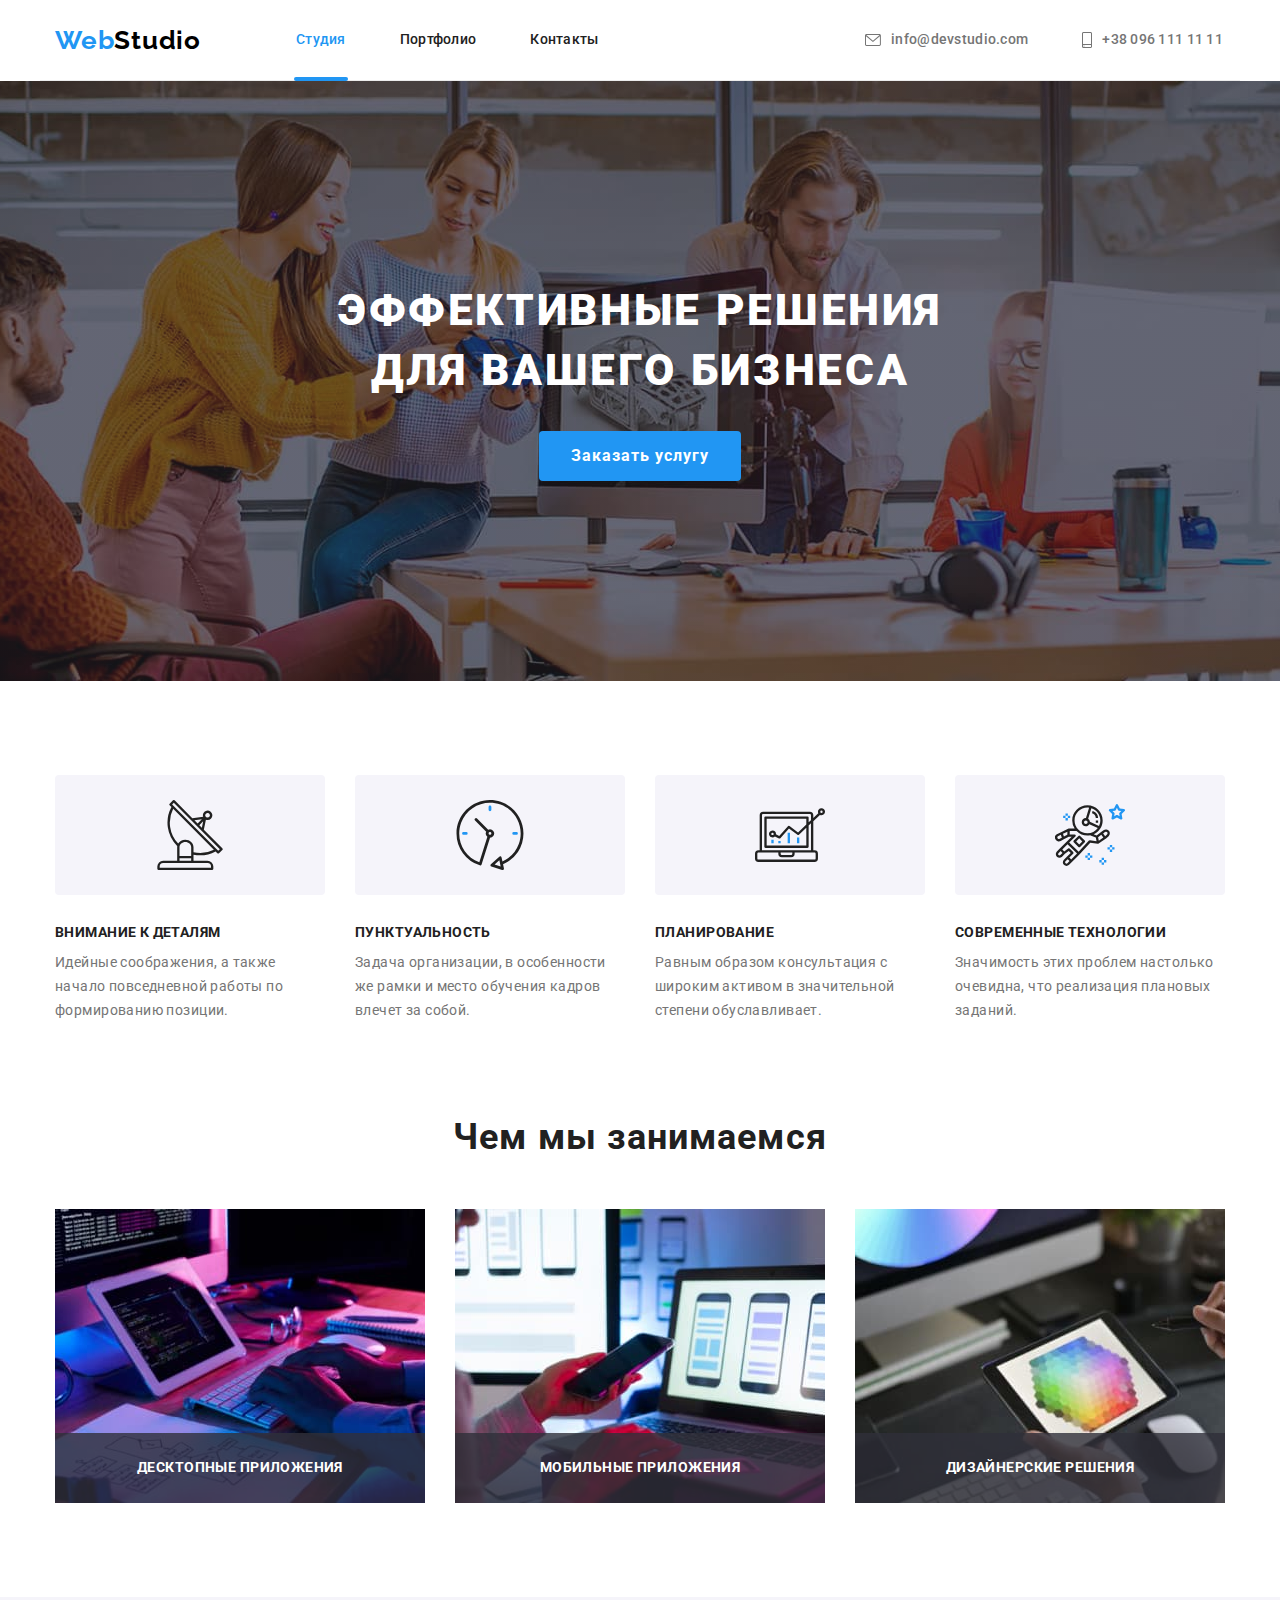
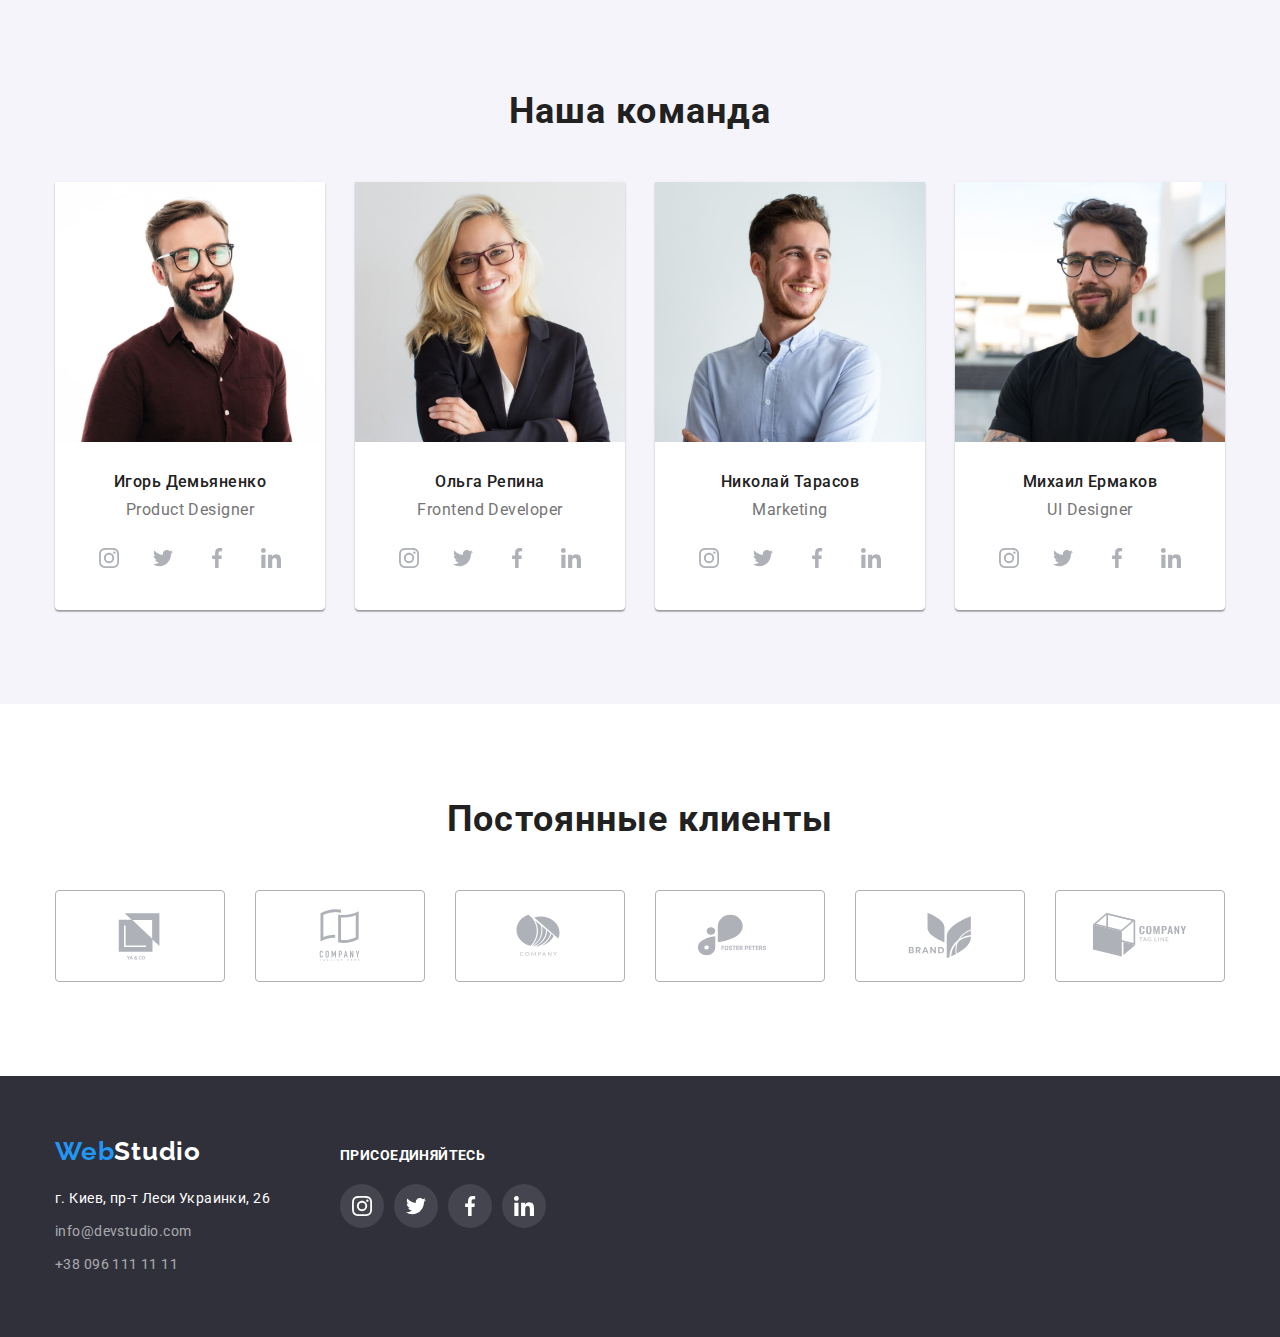
<file: index.html>
<!DOCTYPE html>
<html lang="ru">
  <head>
    <meta charset="UTF-8" />
    <meta http-equiv="X-UA-Compatible" content="IE=edge" />
    <meta name="viewport" content="width=device-width, initial-scale=1.0" />
    <title>Cтудия</title>
    <link
      rel="stylesheet"
      href="https://cdnjs.cloudflare.com/ajax/libs/modern-normalize/1.1.0/modern-normalize.min.css"
      integrity="sha512-wpPYUAdjBVSE4KJnH1VR1HeZfpl1ub8YT/NKx4PuQ5NmX2tKuGu6U/JRp5y+Y8XG2tV+wKQpNHVUX03MfMFn9Q=="
      crossorigin="anonymous"
      referrerpolicy="no-referrer"
    />
    <link rel="preconnect" href="https://fonts.googleapis.com" />
    <link rel="preconnect" href="https://fonts.gstatic.com" crossorigin />
    <link
      href="https://fonts.googleapis.com/css2?family=Raleway:wght@700&family=Roboto:wght@400;500;700;900&display=swap"
      rel="stylesheet"
    />
    <link
      rel="stylesheet"
      href="https://cdnjs.cloudflare.com/ajax/libs/modern-normalize/1.1.0/modern-normalize.min.css"
    />
    <link rel="stylesheet" href="./css/styles.css" />
  </head>

  <body>
    <!--шапка-->
    <header class="header">
      <div class="header-page container">
        <nav class="header-nav">
          <a lang="en" href="./index.html" class="header-logo"
            ><span lang="en" class="current">Web</span>Studio</a
          >
          <ul class="header-list list">
            <li class="header-item">
              <a href="./index.html" class="header-link current link">Студия</a>
            </li>
            <li class="header-item">
              <a href="./portfolio.html " class="header-link link">Портфолио</a>
            </li>
            <li class="header-item">
              <a href="./index.html" class="header-link link">Контакты</a>
            </li>
          </ul>
        </nav>

        <ul class="header-contacs list">
          <li class="header-contacs-item">
            <a lang="en" href="mailto:info@devstudio.com" class="header-mail link">
              <svg class="header-contacs-icon" width="16" height="12">
                <use href="./images/icons.svg#icon-envelope"></use>
              </svg>
              info@devstudio.com</a
            >
          </li>
          <li class="header-contacs-item">
            <a href="tel:+380961111111" class="header-tel link">
              <svg class="header-contacs-icon" width="10" height="16">
                <use href="./images/icons.svg#icon-smartphone"></use>
              </svg>
              +38 096 111 11 11</a
            >
          </li>
        </ul>
      </div>
    </header>

    <!--основное (уникалное) содержание-->

    <main>
      <section class="hero">
        <div class="container">
          <h1 class="hero-title">Эффективные решения для вашего бизнеса</h1>
          <button type="button" class="button hero-primery link" data-modal-open>
            Заказать услугу
          </button>
        </div>
      </section>

      <section class="feature section">
        <div class="container">
          <h2 class="visually-hidden">Feature</h2>

          <ul class="feature-list list">
            <li class="feature-item">
              <div class="feature-icon">
                <svg class="feature-quality-icon" width="70" height="70">
                  <use href="./images/icons.svg#icon-antenna"></use>
                </svg>
              </div>

              <h3 class="feature-title">Внимание к деталям</h3>
              <p class="feature-text">
                Идейные соображения, а также начало повседневной работы по формированию позиции.
              </p>
            </li>

            <li class="feature-item">
              <div class="feature-icon">
                <svg class="feature-quality-icon" width="70" height="70">
                  <use href="./images/icons.svg#icon-clock"></use>
                </svg>
              </div>

              <h3 class="feature-title">Пунктуальность</h3>
              <p class="feature-text">
                Задача организации, в особенности же рамки и место обучения кадров влечет за собой.
              </p>
            </li>

            <li class="feature-item">
              <div class="feature-icon">
                <svg class="feature-quality-icon" width="70" height="70">
                  <use href="./images/icons.svg#icon-diagram"></use>
                </svg>
              </div>

              <h3 class="feature-title">Планирование</h3>
              <p class="feature-text">
                Равным образом консультация с широким активом в значительной степени обуславливает.
              </p>
            </li>

            <li class="feature-item">
              <div class="feature-icon">
                <svg class="feature-quality-icon" width="70" height="70">
                  <use href="./images/icons.svg#icon-astronaut"></use>
                </svg>
              </div>

              <h3 class="feature-title">Современные технологии</h3>
              <p class="feature-text">
                Значимость этих проблем настолько очевидна, что реализация плановых заданий.
              </p>
            </li>
          </ul>
        </div>
      </section>

      <section class="about section">
        <div class="container">
          <h2 class="about-title">Чем мы занимаемся</h2>
          <ul class="about-list list">
            <li class="about-item">
              <div class="about-wrap">
                <img
                  class="about-img"
                  src="./images/box1.jpg"
                  alt="рабочий процесс"
                  width="370"
                  height="294"
                />
                <p class="about-text">Десктопные приложения</p>
              </div>
            </li>
            <li class="about-item">
              <div class="about-wrap">
                <img
                  class="about-img"
                  src="./images/box2.jpg"
                  alt="рабочий процесс"
                  width="370"
                  height="294"
                />
                <p class="about-text">Мобильные приложения</p>
              </div>
            </li>
            <li class="about-item">
              <div class="about-wrap">
                <img
                  class="about-img"
                  src="./images/box3.jpg"
                  alt="рабочий процесс"
                  width="370"
                  height="294"
                />
                <p class="about-text">Дизайнерские решения</p>
              </div>
            </li>
          </ul>
        </div>
      </section>

      <section class="command section">
        <div class="container">
          <h2 class="command-title">Наша команда</h2>
          <ul class="command-list list">
            <li class="command-item">
              <img src="./images/demyanenko.jpg" alt="Игорь Демьяненко" width="270" height="260" />
              <div class="command-wrap">
                <h3 class="command-after-title">Игорь Демьяненко</h3>
                <p lang="en" class="command-text">Product Designer</p>

                <ul class="command-soc list">
                  <li class="command-soc-item">
                    <a href="#" class="command-soc-link link">
                      <svg class="command-soc-icon" width="20" height="20">
                        <use href="./images/icons.svg#icon-instagram"></use>
                      </svg>
                    </a>
                  </li>

                  <li class="command-soc-item">
                    <a href="#" class="command-soc-link link">
                      <svg class="command-soc-icon" width="20" height="20">
                        <use href="./images/icons.svg#icon-twitter"></use>
                      </svg>
                    </a>
                  </li>

                  <li class="command-soc-item">
                    <a href="#" class="command-soc-link link">
                      <svg class="command-soc-icon" width="20" height="20">
                        <use href="./images/icons.svg#icon-facebook"></use>
                      </svg>
                    </a>
                  </li>

                  <li class="command-soc-item">
                    <a href="#" class="command-soc-link link">
                      <svg class="command-soc-icon" width="20" height="20">
                        <use href="./images/icons.svg#icon-linkedin"></use>
                      </svg>
                    </a>
                  </li>
                </ul>
              </div>
            </li>

            <li class="command-item">
              <img src="./images/repina.jpg" alt="Ольга Репина" width="270" height="260" />
              <div class="command-wrap">
                <h3 class="command-after-title">Ольга Репина</h3>
                <p lang="en" class="command-text">Frontend Developer</p>

                <ul class="command-soc list">
                  <li class="command-soc-item">
                    <a href="#" class="command-soc-link link">
                      <svg class="command-soc-icon" width="20" height="20">
                        <use href="./images/icons.svg#icon-instagram"></use>
                      </svg>
                    </a>
                  </li>

                  <li class="command-soc-item">
                    <a href="#" class="command-soc-link link">
                      <svg class="command-soc-icon" width="20" height="20">
                        <use href="./images/icons.svg#icon-twitter"></use>
                      </svg>
                    </a>
                  </li>

                  <li class="command-soc-item">
                    <a href="#" class="command-soc-link link">
                      <svg class="command-soc-icon" width="20" height="20">
                        <use href="./images/icons.svg#icon-facebook"></use>
                      </svg>
                    </a>
                  </li>

                  <li class="command-soc-item">
                    <a href="#" class="command-soc-link link">
                      <svg class="command-soc-icon" width="20" height="20">
                        <use href="./images/icons.svg#icon-linkedin"></use>
                      </svg>
                    </a>
                  </li>
                </ul>
              </div>
            </li>
            <li class="command-item">
              <img src="./images/tarasov.jpg" alt="Николай Тарасов" width="270" height="260" />
              <div class="command-wrap">
                <h3 class="command-after-title">Николай Тарасов</h3>
                <p lang="en" class="command-text">Marketing</p>

                <ul class="command-soc list">
                  <li class="command-soc-item">
                    <a href="#" class="command-soc-link link">
                      <svg class="command-soc-icon" width="20" height="20">
                        <use href="./images/icons.svg#icon-instagram"></use>
                      </svg>
                    </a>
                  </li>

                  <li class="command-soc-item">
                    <a href="#" class="command-soc-link link">
                      <svg class="command-soc-icon" width="20" height="20">
                        <use href="./images/icons.svg#icon-twitter"></use>
                      </svg>
                    </a>
                  </li>

                  <li class="command-soc-item">
                    <a href="#" class="command-soc-link link">
                      <svg class="command-soc-icon" width="20" height="20">
                        <use href="./images/icons.svg#icon-facebook"></use>
                      </svg>
                    </a>
                  </li>

                  <li class="command-soc-item">
                    <a href="#" class="command-soc-link link">
                      <svg class="command-soc-icon" width="20" height="20">
                        <use href="./images/icons.svg#icon-linkedin"></use>
                      </svg>
                    </a>
                  </li>
                </ul>
              </div>
            </li>

            <li class="command-item">
              <img src="./images/ermakov.jpg" alt="Михаил Ермаков" width="270" height="260" />
              <div class="command-wrap">
                <h3 class="command-after-title">Михаил Ермаков</h3>
                <p lang="en" class="command-text">UI Designer</p>

                <ul class="command-soc list">
                  <li class="command-soc-item">
                    <a href="#" class="command-soc-link link">
                      <svg class="command-soc-icon" width="20" height="20">
                        <use href="./images/icons.svg#icon-instagram"></use>
                      </svg>
                    </a>
                  </li>

                  <li class="command-soc-item">
                    <a href="#" class="command-soc-link link">
                      <svg class="command-soc-icon" width="20" height="20">
                        <use href="./images/icons.svg#icon-twitter"></use>
                      </svg>
                    </a>
                  </li>

                  <li class="command-soc-item">
                    <a href="#" class="command-soc-link link">
                      <svg class="command-soc-icon" width="20" height="20">
                        <use href="./images/icons.svg#icon-facebook"></use>
                      </svg>
                    </a>
                  </li>

                  <li class="command-soc-item">
                    <a href="#" class="command-soc-link link">
                      <svg class="command-soc-icon" width="20" height="20">
                        <use href="./images/icons.svg#icon-linkedin"></use>
                      </svg>
                    </a>
                  </li>
                </ul>
              </div>
            </li>
          </ul>
        </div>
      </section>

      <section class="сlients section">
        <div class="container">
          <h2 class="сlients-title">Постоянные клиенты</h2>
          <ul class="сlients-list list">
            <li class="сlients-item">
              <a href="#" class="clients-link link">
                <svg class="clients-icon" width="106" height="60">
                  <use href="./images/icons.svg#icon-logo1"></use>
                </svg>
              </a>
            </li>

            <li class="сlients-item">
              <a href="#" class="clients-link link">
                <svg class="clients-icon" width="106" height="60">
                  <use href="./images/icons.svg#icon-logo2"></use>
                </svg>
              </a>
            </li>

            <li class="сlients-item">
              <a href="#" class="clients-link link">
                <svg class="clients-icon" width="106" height="60">
                  <use href="./images/icons.svg#icon-logo3"></use>
                </svg>
              </a>
            </li>

            <li class="сlients-item">
              <a href="#" class="clients-link link">
                <svg class="clients-icon" width="106" height="60">
                  <use href="./images/icons.svg#icon-logo4"></use>
                </svg>
              </a>
            </li>

            <li class="сlients-item">
              <a href="#" class="clients-link link">
                <svg class="clients-icon" width="106" height="60">
                  <use href="./images/icons.svg#icon-logo5"></use>
                </svg>
              </a>
            </li>

            <li class="сlients-item">
              <a href="#" class="clients-link link">
                <svg class="clients-icon" width="106" height="60">
                  <use href="./images/icons.svg#icon-logo6"></use>
                </svg>
              </a>
            </li>
          </ul>
        </div>
      </section>
    </main>

    <!--подвал-->
    <footer class="footer">
      <div class="footer-container container">
        <div class="footer-box-first">
          <a lang="en" href="#" class="footer-logo"
            ><span lang="en" class="current">Web</span>Studio</a
          >
          <address class="footer-address">
            <ul class="footer-list list">
              <li class="footer-item">
                <a
                  href="https://goo.gl/maps/ZX4bR6mTC4rTTTyX7"
                  target="_blank"
                  rel="noopener nofollow noreferrer"
                  class="footer-map aside link"
                  >г. Киев, пр-т Леси Украинки, 26</a
                >
              </li>
              <li class="footer-item">
                <a lang="en" href="mailto:info@devstudio.com" class="footer-mail aside link"
                  >info@devstudio.com</a
                >
              </li>
              <li class="footer-item">
                <a href="tel:+380961111111" class="footer-tel aside link">+38 096 111 11 11</a>
              </li>
            </ul>
          </address>
        </div>

        <div class="footer-box-second">
          <p class="footer-text">присоединяйтесь</p>

          <ul class="footer-soc list">
            <li class="footer-soc-item">
              <a href="#" class="footer-soc-link link">
                <svg class="footer-soc-icon" width="20" height="20">
                  <use href="./images/icons.svg#icon-instagram"></use>
                </svg>
              </a>
            </li>

            <li class="footer-soc-item">
              <a href="#" class="footer-soc-link link">
                <svg class="footer-soc-icon" width="20" height="20">
                  <use href="./images/icons.svg#icon-twitter"></use>
                </svg>
              </a>
            </li>

            <li class="footer-soc-item">
              <a href="#" class="footer-soc-link link">
                <svg class="footer-soc-icon" width="20" height="20">
                  <use href="./images/icons.svg#icon-facebook"></use>
                </svg>
              </a>
            </li>

            <li class="footer-soc-item">
              <a href="#" class="footer-soc-link link">
                <svg class="footer-soc-icon" width="20" height="20">
                  <use href="./images/icons.svg#icon-linkedin"></use>
                </svg>
              </a>
            </li>
          </ul>
        </div>
      </div>
    </footer>
    <div class="backdrop is-hidden" data-modal>
      <div class="modal">
        <button type="button" class="modal-close" data-modal-close>
          <svg class="backdrop-icon" width="18" height="18">
            <use href="./images/icons.svg#icon-close"></use>
          </svg>
        </button>
      </div>
    </div>

    <script src="./js/modal.js"></script>
  </body>
</html>
</file>
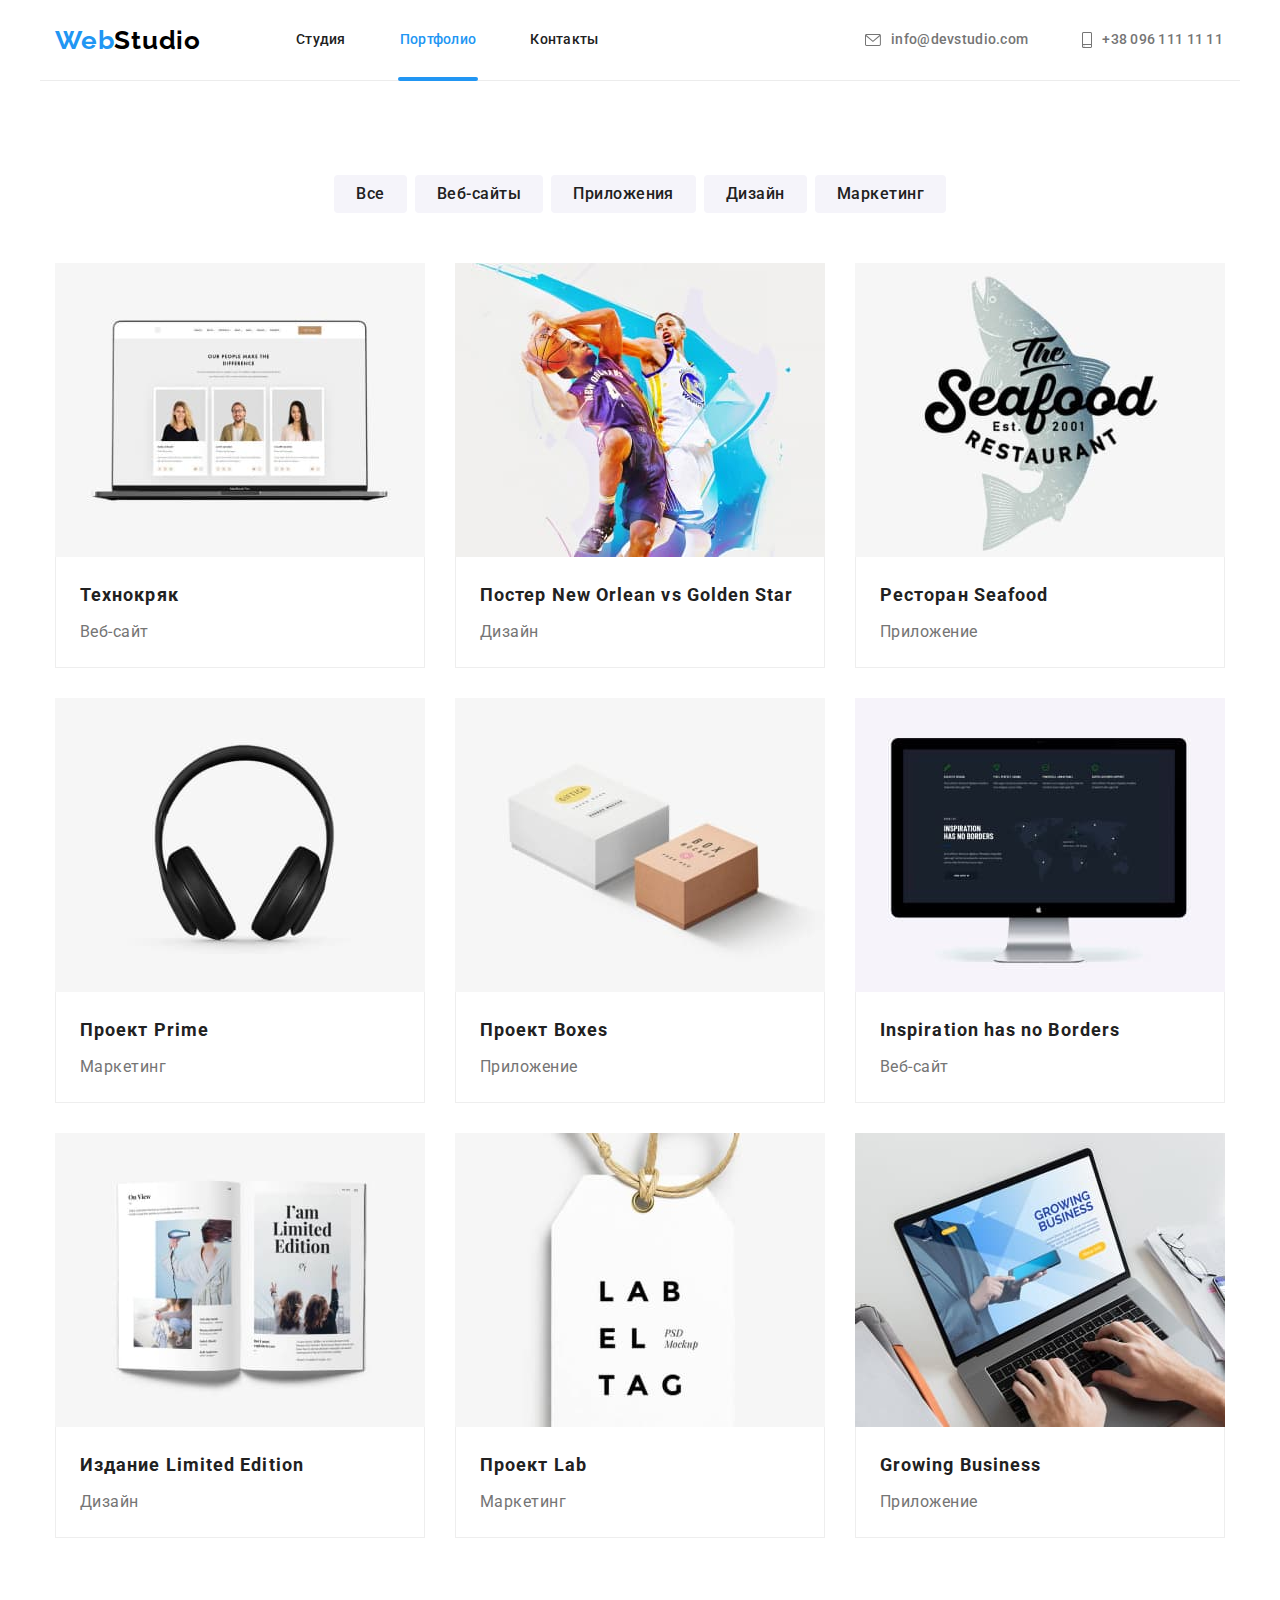
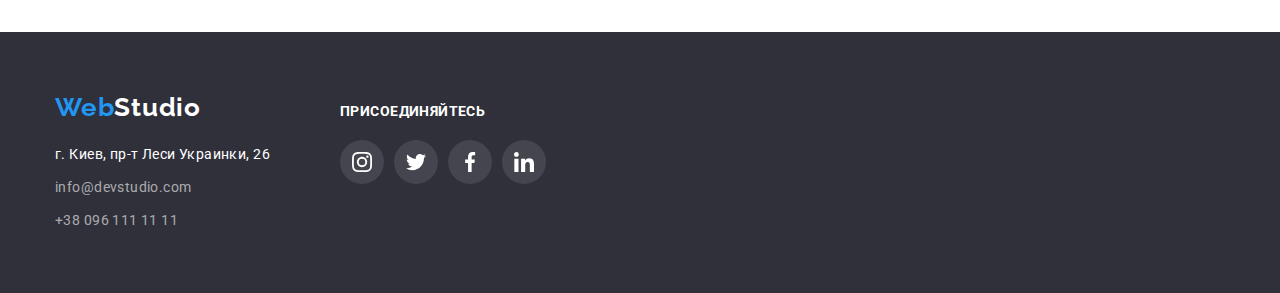
<file: portfolio.html>
<!DOCTYPE html>
<html lang="ru">
  <head>
    <meta charset="UTF-8" />
    <meta http-equiv="X-UA-Compatible" content="IE=edge" />
    <meta name="viewport" content="width=device-width, initial-scale=1.0" />
    <title>Cтудия</title>
    <link
      rel="stylesheet"
      href="https://cdnjs.cloudflare.com/ajax/libs/modern-normalize/1.1.0/modern-normalize.min.css"
      integrity="sha512-wpPYUAdjBVSE4KJnH1VR1HeZfpl1ub8YT/NKx4PuQ5NmX2tKuGu6U/JRp5y+Y8XG2tV+wKQpNHVUX03MfMFn9Q=="
      crossorigin="anonymous"
      referrerpolicy="no-referrer"
    />
    <link rel="preconnect" href="https://fonts.googleapis.com" />
    <link rel="preconnect" href="https://fonts.gstatic.com" crossorigin />
    <link
      href="https://fonts.googleapis.com/css2?family=Raleway:wght@700&family=Roboto:wght@400;500;700;900&display=swap"
      rel="stylesheet"
    />
    <link
      rel="stylesheet"
      href="https://cdnjs.cloudflare.com/ajax/libs/modern-normalize/1.1.0/modern-normalize.min.css"
    />
    <link rel="stylesheet" href="./css/styles.css" />
  </head>

  <body>
    <!--шапка-->
    <header class="header">
      <div class="header-page container">
        <nav class="header-nav">
          <a lang="en" href="./index.html" class="header-logo"
            ><span lang="en" class="current">Web</span>Studio</a
          >
          <ul class="header-list list">
            <li class="header-item">
              <a href="./index.html" class="header-link link">Студия</a>
            </li>
            <li class="header-item">
              <a href="./portfolio.html " class="header-link current link">Портфолио</a>
            </li>
            <li class="header-item">
              <a href="./index.html" class="header-link link">Контакты</a>
            </li>
          </ul>
        </nav>

        <ul class="header-contacs list">
          <li class="header-contacs-item">
            <a lang="en" href="mailto:info@devstudio.com" class="header-mail link">
              <svg class="header-contacs-icon" width="16" height="12">
                <use href="./images/icons.svg#icon-envelope"></use>
              </svg>
              info@devstudio.com</a
            >
          </li>
          <li class="header-contacs-item">
            <a href="tel:+380961111111" class="header-tel link">
              <svg class="header-contacs-icon" width="10" height="16">
                <use href="./images/icons.svg#icon-smartphone"></use>
              </svg>
              +38 096 111 11 11</a
            >
          </li>
        </ul>
      </div>
    </header>

    <!--основное (уникалное) содержание-->

    <main>
      <section class="projects section">
        <div class="container">
          <h1 class="visually-hidden">Работы</h1>
          <ul class="projects-list list">
            <li class="projects-item">
              <button type="button" class="button projects-primery link">Все</button>
            </li>
            <li>
              <button type="button" class="button projects-secondary link">Веб-сайты</button>
            </li>
            <li>
              <button type="button" class="button projects-secondary link">Приложения</button>
            </li>
            <li>
              <button type="button" class="button projects-secondary link">Дизайн</button>
            </li>
            <li>
              <button type="button" class="button projects-secondary link">Маркетинг</button>
            </li>
          </ul>

          <ul class="work-list list">
            <li class="work-item">
              <a href="#" class="work-gallery-link link">
                <div class="work-top-wrap">
                  <img
                    src="./images/veb-site1.jpg"
                    alt="Веб-сайт на экране ноутбука"
                    width="370"
                    height="294"
                    class="work-img"
                  />
                  <p class="work-top-text">
                    Ресурс предлагает комплексные предложения с разным уровнем функционала и
                    сервисов. Все это позволит посетителю получить исчерпывающие сведения о компании
                    или частном лице.
                  </p>
                </div>

                <div class="work-wrap">
                  <h2 class="work-title">Технокряк</h2>
                  <p class="work-text">Веб-сайт</p>
                </div>
              </a>
            </li>
            <li class="work-item">
              <a href="#" class="work-gallery-link link">
                <div class="work-top-wrap">
                  <img
                    src="./images/design1.jpg"
                    alt="Постер с двумя баскетболистами"
                    width="370"
                    height="294"
                    class="work-img"
                  />
                  <p class="work-top-text">
                    Ресурс предлагает комплексные предложения с разным уровнем функционала и
                    сервисов. Все это позволит посетителю получить исчерпывающие сведения о компании
                    или частном лице.
                  </p>
                </div>

                <div class="work-wrap">
                  <h2 class="work-title">
                    Постер <span lang="en">New Orlean vs Golden Star</span>
                  </h2>
                  <p class="work-text">Дизайн</p>
                </div>
              </a>
            </li>

            <li class="work-item">
              <a href="#" class="work-gallery-link link">
                <div class="work-top-wrap">
                  <img
                    src="./images/application1.jpg"
                    alt="Логотип ресторана"
                    width="370"
                    height="294"
                    class="work-img"
                  />
                  <p class="work-top-text">
                    Ресурс предлагает комплексные предложения с разным уровнем функционала и
                    сервисов. Все это позволит посетителю получить исчерпывающие сведения о компании
                    или частном лице.
                  </p>
                </div>

                <div class="work-wrap">
                  <h2 class="work-title">Ресторан <span lang="en">Seafood</span></h2>
                  <p class="work-text">Приложение</p>
                </div>
              </a>
            </li>

            <li class="work-item">
              <a href="#" class="work-gallery-link link">
                <div class="work-top-wrap">
                  <img
                    src="./images/marketing1.jpg"
                    alt="Беспроводные наушники"
                    width="370"
                    height="294"
                    class="work-img"
                  />
                  <p class="work-top-text">
                    Ресурс предлагает комплексные предложения с разным уровнем функционала и
                    сервисов. Все это позволит посетителю получить исчерпывающие сведения о компании
                    или частном лице.
                  </p>
                </div>

                <div class="work-wrap">
                  <h2 class="work-title">Проект <span lang="en">Prime</span></h2>
                  <p class="work-text">Маркетинг</p>
                </div>
              </a>
            </li>

            <li class="work-item">
              <a href="#" class="work-gallery-link link">
                <div class="work-top-wrap">
                  <img
                    src="./images/application2.jpg"
                    alt="Две коробки"
                    width="370"
                    height="294"
                    class="work-img"
                  />
                  <p class="work-top-text">
                    Ресурс предлагает комплексные предложения с разным уровнем функционала и
                    сервисов. Все это позволит посетителю получить исчерпывающие сведения о компании
                    или частном лице.
                  </p>
                </div>

                <div class="work-wrap">
                  <h2 class="work-title">Проект <span lang="en">Boxes</span></h2>
                  <p class="work-text">Приложение</p>
                </div>
              </a>
            </li>

            <li class="work-item">
              <a href="#" class="work-gallery-link link">
                <div class="work-top-wrap">
                  <img
                    src="./images/veb-site2.jpg"
                    alt="Монитор компьютера"
                    width="370"
                    height="294"
                    class="work-img"
                  />
                  <p class="work-top-text">
                    Ресурс предлагает комплексные предложения с разным уровнем функционала и
                    сервисов. Все это позволит посетителю получить исчерпывающие сведения о компании
                    или частном лице.
                  </p>
                </div>

                <div class="work-wrap">
                  <h2 class="work-title" lang="en">Inspiration has no Borders</h2>
                  <p class="work-text">Веб-сайт</p>
                </div>
              </a>
            </li>

            <li class="work-item">
              <a href="#" class="work-gallery-link link">
                <div class="work-top-wrap">
                  <img
                    src="./images/design2.jpg"
                    alt="Открытя книга"
                    width="370"
                    height="294"
                    class="work-img"
                  />
                  <p class="work-top-text">
                    Ресурс предлагает комплексные предложения с разным уровнем функционала и
                    сервисов. Все это позволит посетителю получить исчерпывающие сведения о компании
                    или частном лице.
                  </p>
                </div>

                <div class="work-wrap">
                  <h2 class="work-title">Издание <span lang="en">Limited Edition</span></h2>
                  <p class="work-text">Дизайн</p>
                </div>
              </a>
            </li>

            <li class="work-item">
              <a href="#" class="work-gallery-link link">
                <div class="work-top-wrap">
                  <img
                    src="./images/marketing2.jpg"
                    alt="Бирка лейбла"
                    width="370"
                    height="294"
                    class="work-img"
                  />
                  <p class="work-top-text">
                    Ресурс предлагает комплексные предложения с разным уровнем функционала и
                    сервисов. Все это позволит посетителю получить исчерпывающие сведения о компании
                    или частном лице.
                  </p>
                </div>

                <div class="work-wrap">
                  <h2 class="work-title">Проект <span lang="en">Lab</span></h2>
                  <p class="work-text">Маркетинг</p>
                </div>
              </a>
            </li>

            <li class="work-item">
              <a href="#" class="work-gallery-link link">
                <div class="work-top-wrap">
                  <img
                    src="./images/application3.jpg"
                    alt="Приложение на экране ноутбука"
                    width="370"
                    height="294"
                    class="work-img"
                  />
                  <p class="work-top-text">
                    Ресурс предлагает комплексные предложения с разным уровнем функционала и
                    сервисов. Все это позволит посетителю получить исчерпывающие сведения о компании
                    или частном лице.
                  </p>
                </div>

                <div class="work-wrap">
                  <h2 class="work-title" lang="en">Growing Business</h2>
                  <p class="work-text">Приложение</p>
                </div>
              </a>
            </li>
          </ul>
        </div>
      </section>
    </main>

    <!--подвал-->
    <footer class="footer">
      <div class="footer-container container">
        <div class="footer-box-first">
          <a lang="en" href="" class="footer-logo"
            ><span lang="en" class="current">Web</span>Studio</a
          >
          <address class="footer-address">
            <ul class="footer-list list">
              <li class="footer-item">
                <a
                  href="https://goo.gl/maps/ZX4bR6mTC4rTTTyX7"
                  target="_blank"
                  rel="noopener nofollow noreferrer"
                  class="footer-map aside link"
                  >г. Киев, пр-т Леси Украинки, 26</a
                >
              </li>
              <li class="footer-item">
                <a lang="en" href="mailto:info@devstudio.com" class="footer-mail aside link"
                  >info@devstudio.com</a
                >
              </li>
              <li class="footer-item">
                <a href="tel:+380961111111" class="footer-tel aside link">+38 096 111 11 11</a>
              </li>
            </ul>
          </address>
        </div>

        <div class="footer-box-second">
          <p class="footer-text">присоединяйтесь</p>

          <ul class="footer-soc list">
            <li class="footer-soc-item">
              <a href="#" class="footer-soc-link link">
                <svg class="footer-soc-icon" width="20" height="20">
                  <use href="./images/icons.svg#icon-instagram"></use>
                </svg>
              </a>
            </li>

            <li class="footer-soc-item">
              <a href="#" class="footer-soc-link link">
                <svg class="footer-soc-icon" width="20" height="20">
                  <use href="./images/icons.svg#icon-twitter"></use>
                </svg>
              </a>
            </li>

            <li class="footer-soc-item">
              <a href="#" class="footer-soc-link link">
                <svg class="footer-soc-icon" width="20" height="20">
                  <use href="./images/icons.svg#icon-facebook"></use>
                </svg>
              </a>
            </li>

            <li class="footer-soc-item">
              <a href="#" class="footer-soc-link link">
                <svg class="footer-soc-icon" width="20" height="20">
                  <use href="./images/icons.svg#icon-linkedin"></use>
                </svg>
              </a>
            </li>
          </ul>
        </div>
      </div>
    </footer>
  </body>
</html>
</file>
<file: css/styles.css>
:root {
  --primery-text-color: #212121;
  --text-color-white: #ffffff;
  --text-color-gray: #757575;
  --secondary-text-color: rgba(255, 255, 255, 0.6);
  --accent-color: #2196f3;
  --primery-background-color: #ffffff;
  --background-color-section: #2f303a;
  --primery-background-color-btn: #f5f4fa;

  --primery-icon-background: #afb1b8;

  --background-color-overlay: rgba(33, 150, 243, 0.9);
  --background-color-backdrop: rgba(0, 0, 0, 0.2);

  --card-set-gap: 30px;
}

p,
h1,
h2,
h3,
h4,
h5,
h6 {
  margin: 0;
}

html {
  box-sizing: border-box;
}

*,
*::before,
*::after {
  box-sizing: inherit;
}

body {
  font-family: 'Roboto', sans-serif;
  background-color: var(--primery-background-color);
  color: var(--primery-text-color);
  margin: 0;
}

.container {
  width: 1200px;
  padding-left: 15px;
  padding-right: 15px;
  margin-left: auto;
  margin-right: auto;

  /* outline: 2px solid red; */
}

.section {
  padding-top: 94px;
  padding-bottom: 94px;
  /* outline: 2px solid green; */
}

.list {
  padding: 0;
  margin: 0;
  list-style: none;
}

.link {
  text-decoration: none;
}

img {
  display: block;
  max-width: 100%;
  height: auto;
}

.footer-address {
  font-style: normal;
}

.visually-hidden {
  position: absolute;
  white-space: nowrap;
  width: 1px;
  height: 1px;
  overflow: hidden;
  border: 0;
  padding: 0;
  clip: rect(0 0 0 0);
  clip-path: inset(50%);
  margin: -1px;
}

/* -----------CТУДИЯ------------ */
/* HEADER*/
/* --HEADER-NAV-- */

.header-page {
  /* padding-top: 24px;
  padding-bottom: 24px; */
  border-bottom: 1px solid #ececec;
}

.header-page.container {
  display: flex;
}

.header-nav,
.header-list,
.header-contacs {
  display: flex;
  align-items: center;
}

.header-logo {
  margin-right: 93px;
}

.header-logo,
.current {
  font-family: 'Raleway', sans-serif;
  font-weight: 700;
  font-size: 26px;
  line-height: 1.19;
  letter-spacing: 0.03em;
  text-decoration: none;
}

.header-logo {
  color: #000000;
}

.current {
  color: var(--accent-color);
}

.header-list {
  display: flex;
  column-gap: 50px;
}

/* .header-item:not(:last-child) {margin-right: 50px;} */

.header-link {
  padding: 32px 2px;
  display: block;
  position: relative;

  transition-property: color;
  transition-duration: 250ms;
  transition-timing-function: cubic-bezier(0.4, 0, 0.2, 1);

  font-family: inherit;
  font-weight: 500;
  font-size: 14px;
  line-height: 1.14;
  letter-spacing: 0.02em;
  color: var(--primery-text-color);
}

.header-link:hover,
.header-link:focus {
  color: var(--accent-color);
}

.header-link.current::after {
  content: '';
  position: absolute;
  left: 0;
  bottom: -1px;

  display: block;
  width: 100%;
  height: 4px;
  border-radius: 2px;
  background-color: currentColor;
}

.header-list .current {
  color: var(--accent-color);
}
/*--HEADER-CONTACS-*/

.header-contacs {
  margin-left: auto;
  column-gap: 50px;
}

.header-mail,
.header-tel {
  display: flex;
  padding: 32px 2px;
  align-items: center;
  height: 100%;
  width: 100%;

  font-weight: 500;
  font-size: 14px;
  line-height: 1.14;
  letter-spacing: 0.02em;
  color: var(--text-color-gray);

  transition-property: color;
  transition-duration: 250ms;
  transition-timing-function: cubic-bezier(0.4, 0, 0.2, 1);
}

.header-mail:hover,
.header-mail:focus {
  color: var(--accent-color);
}

.header-tel:hover,
.header-tel:focus {
  color: var(--accent-color);
}

.header-contacs-icon {
  fill: currentColor;
  margin-right: 10px;
}

/* --HERO-- */

.hero {
  text-align: center;
  max-width: 1600px;
  padding: 200px 0;

  height: 600px;
  margin-left: auto;
  margin-right: auto;
  background-repeat: no-repeat;
  background-position: center;
  background-size: cover;

  /* outline: 1px solid red; */

  background-color: var(--background-color-section);
  background-image: linear-gradient(rgba(47, 48, 58, 0.4), rgba(47, 48, 58, 0.4)),
    url(../images/hero-bg.jpg);
}

.hero-title {
  margin-left: auto;
  margin-right: auto;
  width: 696px;
  margin-bottom: 30px;

  font-weight: 900;
  font-size: 44px;
  line-height: 1.36;
  letter-spacing: 0.06em;
  text-transform: uppercase;
  color: var(--text-color-white);
}

/* --BUTTON-- */

.button {
  display: inline-block;

  font-family: inherit;
  cursor: pointer;
  background-color: var(--accent-color);
  color: var(--primery-text-color);
  text-align: center;
  border: none;
}

.button.hero-primery {
  padding: 10px 32px;
  min-width: 200px;

  border-radius: 4px;

  transition-property: color, background-color, box-shadow;
  transition-duration: 250ms;
  transition-timing-function: cubic-bezier(0.4, 0, 0.2, 1);

  font-weight: 700;
  font-size: 16px;
  line-height: 1.88;
  align-items: center;
  text-align: center;
  letter-spacing: 0.06em;
  color: var(--text-color-white);
}

.button.hero-primery:hover,
.button.hero-primery:focus {
  color: var(--primery-text-color);
  background-color: var(--primery-background-color-btn);
  box-shadow: 0px 4px 4px rgba(0, 0, 0, 0.15);
}

/* --FEATURE-- */

.feature-list {
  display: flex;
  column-gap: 30px;
  align-items: center;
}

.feature-icon {
  display: flex;
  width: 270px;
  height: 120px;
  margin-bottom: 30px;
  align-items: center;
  justify-content: center;

  border-radius: 4px;

  background-color: var(--primery-background-color-btn);
}

.feature-title {
  margin-top: 0;
  margin-bottom: 10px;

  font-weight: 700;
  font-size: 14px;
  line-height: 1.14;
  letter-spacing: 0.03em;
  text-transform: uppercase;
  color: var(--primery-text-color);
}

.feature-text {
  max-width: 270px;

  font-size: 14px;
  line-height: 1.71;
  letter-spacing: 0.03em;
  color: var(--text-color-gray);
}

/*--ABOUT--  */

.about.section {
  padding-top: 0;
}

.about-title {
  margin-bottom: 50px;
  align-items: center;

  font-weight: 700;
  font-size: 36px;
  line-height: 1.16;
  text-align: center;
  letter-spacing: 0.03em;
  color: var(--primery-text-color);
}

.about-list {
  display: flex;
  text-align: center;
  gap: 30px;
}

.about-wrap {
  position: relative;
}

.about-item {
  width: calc((100%-60px) / 3);
}

.about-text {
  position: absolute;
  display: flex;
  bottom: 0;
  right: 0;

  width: 100%;
  height: 70px;
  justify-content: center;
  align-items: center;

  font-weight: 700;
  font-size: 14px;
  line-height: 1.14;
  text-align: center;
  letter-spacing: 0.03em;
  text-transform: uppercase;

  color: var(--text-color-white);
  background: rgba(47, 48, 58, 0.8);

  /* outline: 1px solid red; */
}

/* --COMMAND-- */

.command {
  background-color: #f5f4fa;
}

.command-title {
  margin-bottom: 50px;

  font-weight: 700;
  font-size: 36px;
  line-height: 1.16;
  text-align: center;
  letter-spacing: 0.03em;
  color: var(--primery-text-color);
}

.command-list {
  display: flex;
  gap: 30px;
  align-items: center;
}
.command-item {
  width: calc((100%-90px) / 4);

  background: var(--primery-background-color);
  box-shadow: 0px 1px 3px rgba(0, 0, 0, 0.12), 0px 1px 1px rgba(0, 0, 0, 0.14),
    0px 2px 1px rgba(0, 0, 0, 0.2);
  border-radius: 0px 0px 4px 4px;
}
.command-wrap {
  padding-top: 30px;
  padding-bottom: 30px;
  /* padding-left: 5px;
  padding-right: 5px; */
}

.command-after-title {
  margin-bottom: 10px;

  font-weight: 500;
  font-size: 16px;
  line-height: 1.19;
  text-align: center;
  letter-spacing: 0.03em;
  color: var(--primery-text-color);
}

.command-text {
  font-size: 16px;
  text-align: center;
  margin-bottom: 16px;

  letter-spacing: 0.03em;
  color: var(--text-color-gray);
}

.command-soc,
.footer-soc {
  display: flex;
  justify-content: center;
  gap: 10px;
}

.command-soc-link {
  background-color: var(--primery-background-color);
}

.command-soc-link,
.footer-soc-link {
  width: 44px;
  height: 44px;
  border-radius: 50%;

  display: flex;
  align-items: center;
  justify-content: center;

  transition-property: background-color;
  transition-duration: 250ms;
  transition-timing-function: cubic-bezier(0.4, 0, 0.2, 1);
}

.command-soc-icon {
  fill: var(--primery-icon-background);

  transition-property: fill;
  transition-duration: 250ms;
  transition-timing-function: cubic-bezier(0.4, 0, 0.2, 1);
}

.command-soc-link:hover,
.command-soc-link:focus {
  background-color: var(--accent-color);
}

.command-soc-link:hover .command-soc-icon,
.command-soc-link:focus .command-soc-icon {
  fill: var(--primery-background-color);
}

/* --------СLIENTS--------- */

.сlients-title {
  margin-bottom: 50px;
  align-items: center;

  font-size: 36px;
  line-height: 1.17;
  text-align: center;
  letter-spacing: 0.03em;

  color: var(--primery-text-color);
}
.сlients-list {
  display: flex;
  align-items: center;
  justify-content: center;
  gap: 30px;
}

.сlients-item {
  width: 170px;
  height: 92px;
}

.clients-link {
  width: 100%;
  height: 100%;
  border: 1px solid #afb1b8;
  border-radius: 4px;
  display: flex;
  align-items: center;
  justify-content: center;
  fill: var(--accent-color);

  transition-property: border-color;
  transition-duration: 250ms;
  transition-timing-function: cubic-bezier(0.4, 0, 0.2, 1);
}

.clients-link:hover,
clients-link:focus {
  border-color: var(--accent-color);
}

.clients-icon {
  fill: var(--primery-icon-background);

  transition-property: fill;
  transition-duration: 250ms;
  transition-timing-function: cubic-bezier(0.4, 0, 0.2, 1);
}

.clients-link:hover .clients-icon,
.clients-link:focus .clients-icon {
  fill: var(--accent-color);
}

/* --FOOTER-- */

.footer {
  background-color: var(--background-color-section);
  padding-top: 60px;
  padding-bottom: 60px;
}
.footer-container {
  display: flex;
  align-items: baseline;
}

.footer-box-first {
  margin-right: 70px;
}

.footer-logo {
  display: inline-block;
  margin-bottom: 20px;

  font-family: 'Raleway', sans-serif;
  font-weight: 700;
  font-size: 26px;
  line-height: 1.19;
  letter-spacing: 0.03em;
  text-decoration: none;
  color: var(--text-color-white);
}

.footer-list .aside {
  font-size: 14px;
  line-height: 1.71;
  letter-spacing: 0.03em;
  color: var(--secondary-text-color);

  transition-property: color;
  transition-duration: 250ms;
  transition-timing-function: cubic-bezier(0.4, 0, 0.2, 1);
}

.footer-list .aside:hover,
.footer-list .aside:focus {
  color: var(--accent-color);
}

.footer-list .footer-item:not(:last-child) {
  margin-bottom: 9px;
}

.footer-list .footer-map {
  color: var(--text-color-white);
}

.footer-text {
  font-weight: 700;
  font-size: 14px;
  line-height: 1.14;
  letter-spacing: 0.03em;
  text-transform: uppercase;
  margin-bottom: 20px;

  color: var(--text-color-white);
}

.footer-soc-link {
  background-color: rgba(255, 255, 255, 0.1);
}
.footer-soc-icon {
  fill: var(--primery-background-color);

  transition-property: fill;
  transition-duration: 250ms;
  transition-timing-function: cubic-bezier(0.4, 0, 0.2, 1);
}

.footer-soc-link:hover,
.footer-soc-link:focus {
  background-color: var(--accent-color);
}

.footer-soc-link:hover .footer-soc-icon,
.footer-soc-link:focus .footer-soc-icon {
  fill: var(--primery-background-color);
}

/* -----------ПОРТФОЛИО---------------- */
/* ------------PROGECTS------------ */
/* ------BUTTON---------- */

.projects-list {
  display: flex;
  justify-content: center;
  margin-bottom: 50px;
  gap: 8px;
}

.button.projects-primery,
.button.projects-secondary {
  padding: 6px 22px;
  min-width: 73px;

  border-radius: 4px;

  transition-property: color, background-color, box-shadow;
  transition-duration: 250ms;
  transition-timing-function: cubic-bezier(0.4, 0, 0.2, 1);

  font-weight: 500;
  font-size: 16px;
  line-height: 1.62;
  text-align: center;
  letter-spacing: 0.03em;
  color: var(--primery-text-color);
  background-color: var(--primery-background-color-btn);
}

.button.projects-primery:hover,
.button.projects-primery:focus {
  color: var(--text-color-white);
  background-color: var(--accent-color);
  box-shadow: 0px 3px 1px rgba(0, 0, 0, 0.1), 0px 1px 2px rgba(0, 0, 0, 0.08),
    0px 2px 2px rgba(0, 0, 0, 0.12);
}

.button.projects-secondary:hover,
.button.projects-secondary:focus {
  color: var(--text-color-white);
  background-color: var(--accent-color);
  box-shadow: 0px 3px 1px rgba(0, 0, 0, 0.1), 0px 1px 2px rgba(0, 0, 0, 0.08),
    0px 2px 2px rgba(0, 0, 0, 0.12);
}

/* ------WORK------- */

.work-list {
  display: flex;
  flex-wrap: wrap;
  margin-left: calc(-1 * var(--card-set-gap));
  margin-top: calc(-1 * var(--card-set-gap));
  /* outline: 2px solid blueviolet; */
}

.work-list > .work-item {
  flex-basis: calc(100% / 3 - var(--card-set-gap));
  margin-left: var(--card-set-gap);
  margin-top: var(--card-set-gap);
}

.work-list .work-wrap {
  padding: 20px 24px;
  border-right: 1px solid #eeeeee;
  border-bottom: 1px solid #eeeeee;
  border-left: 1px solid #eeeeee;
}

/* .work-list {display: flex; 
  flex-wrap: wrap;
  gap: 30px;
}
  .work-item { width: calc((100%-60px))/3;
}
 */

.work-gallery-link:hover .work-top-text {
  transform: translateY(0);
}

.work-gallery-link {
  display: block;

  transition-property: box-shadow;
  transition-duration: 250ms;
  transition-timing-function: cubic-bezier(0.4, 0, 0.2, 1);
}

.work-gallery-link:hover,
.work-gallery-link:focus {
  box-shadow: 0px 1px 1px rgba(0, 0, 0, 0.12), 0px 4px 4px rgba(0, 0, 0, 0.06),
    1px 4px 6px rgba(0, 0, 0, 0.16);
}

.work-top-wrap {
  position: relative;
  overflow: hidden;
}

.work-top-text {
  position: absolute;
  top: 0;
  left: 0;
  padding: 63px 24px;
  height: 100%;
  transform: translateY(101%);
  transition-property: transform;
  transition-duration: 250ms;
  transition-timing-function: cubic-bezier(0.4, 0, 0.2, 1);
  /* overflow: auto; */

  font-size: 18px;
  line-height: 1.56;
  letter-spacing: 0.03em;

  color: var(--text-color-white);
  background-color: var(--background-color-overlay);
}

.work-title {
  margin-bottom: 4px;

  font-weight: 700;
  font-size: 18px;
  line-height: 2;
  letter-spacing: 0.06em;
  color: var(--primery-text-color);
}
.work-text {
  font-size: 16px;
  line-height: 1.88;
  letter-spacing: 0.03em;
  color: var(--text-color-gray);
}

/* --------------BACKDROP------------------- */

.backdrop {
  position: fixed;
  top: 0;
  left: 0;
  width: 100%;
  height: 100%;

  visibility: visible;
  opacity: 1;
  transition-property: opacity, visibility;
  transition-duration: 500ms;
  transition-timing-function: cubic-bezier(0.4, 0, 0.2, 1);

  background-color: var(--background-color-backdrop);
}

.backdrop.is-hidden {
  opacity: 0;
  visibility: hidden;
  pointer-events: none;
}

.backdrop.is-hidden .modal {
  transform: translate(-50%, -50%) scale(0) rotate(-180deg);
  min-width: 0;
}

.modal {
  position: absolute;
  top: 50%;
  left: 50%;

  transform: translate(-50%, -50%) scale(1) rotate(0);
  transition-property: transform, min-height, box-shadow;
  transition-duration: 500ms;
  transition-timing-function: cubic-bezier(0.4, 0, 0.2, 1);

  width: 528px;
  min-height: 581px;

  border-radius: 4px;
  box-shadow: 0px 1px 3px rgba(0, 0, 0, 0.12), 0px 1px 1px rgba(0, 0, 0, 0.14),
    0px 2px 1px rgba(0, 0, 0, 0.2);
  background-color: var(--primery-background-color);
}

.backdrop-icon {
  width: 18px;
  height: 18px;
  align-items: center;
  justify-content: center;
}

.modal-close {
  position: absolute;
  display: flex;
  top: 8px;
  right: 8px;
  padding: 0;
  width: 30px;
  height: 30px;

  border-radius: 50%;
  align-items: center;
  justify-content: center;

  background-color: var(--primery-background-color);
  border: 1px solid rgba(0, 0, 0, 0.1);
  cursor: pointer;
}

/* .no-scroll { 
  overflow: hidden;
}*/
</file>
